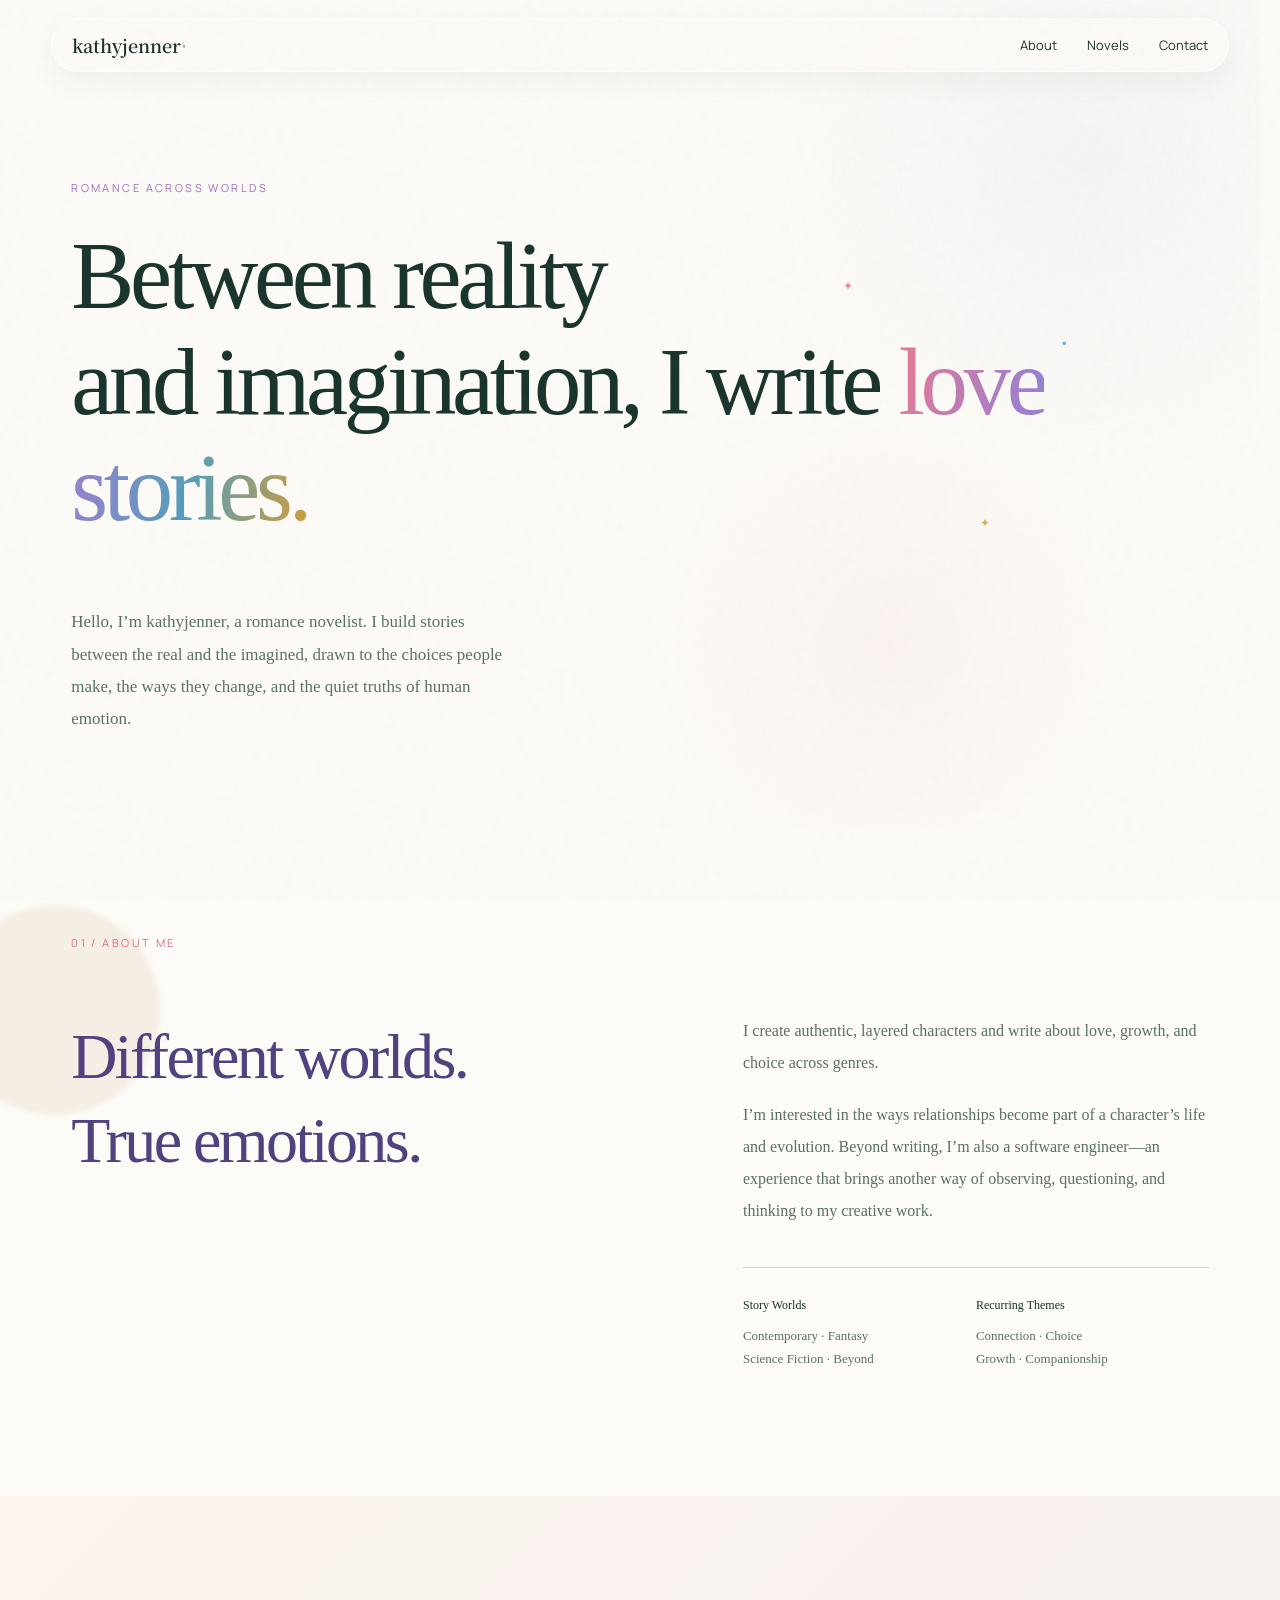
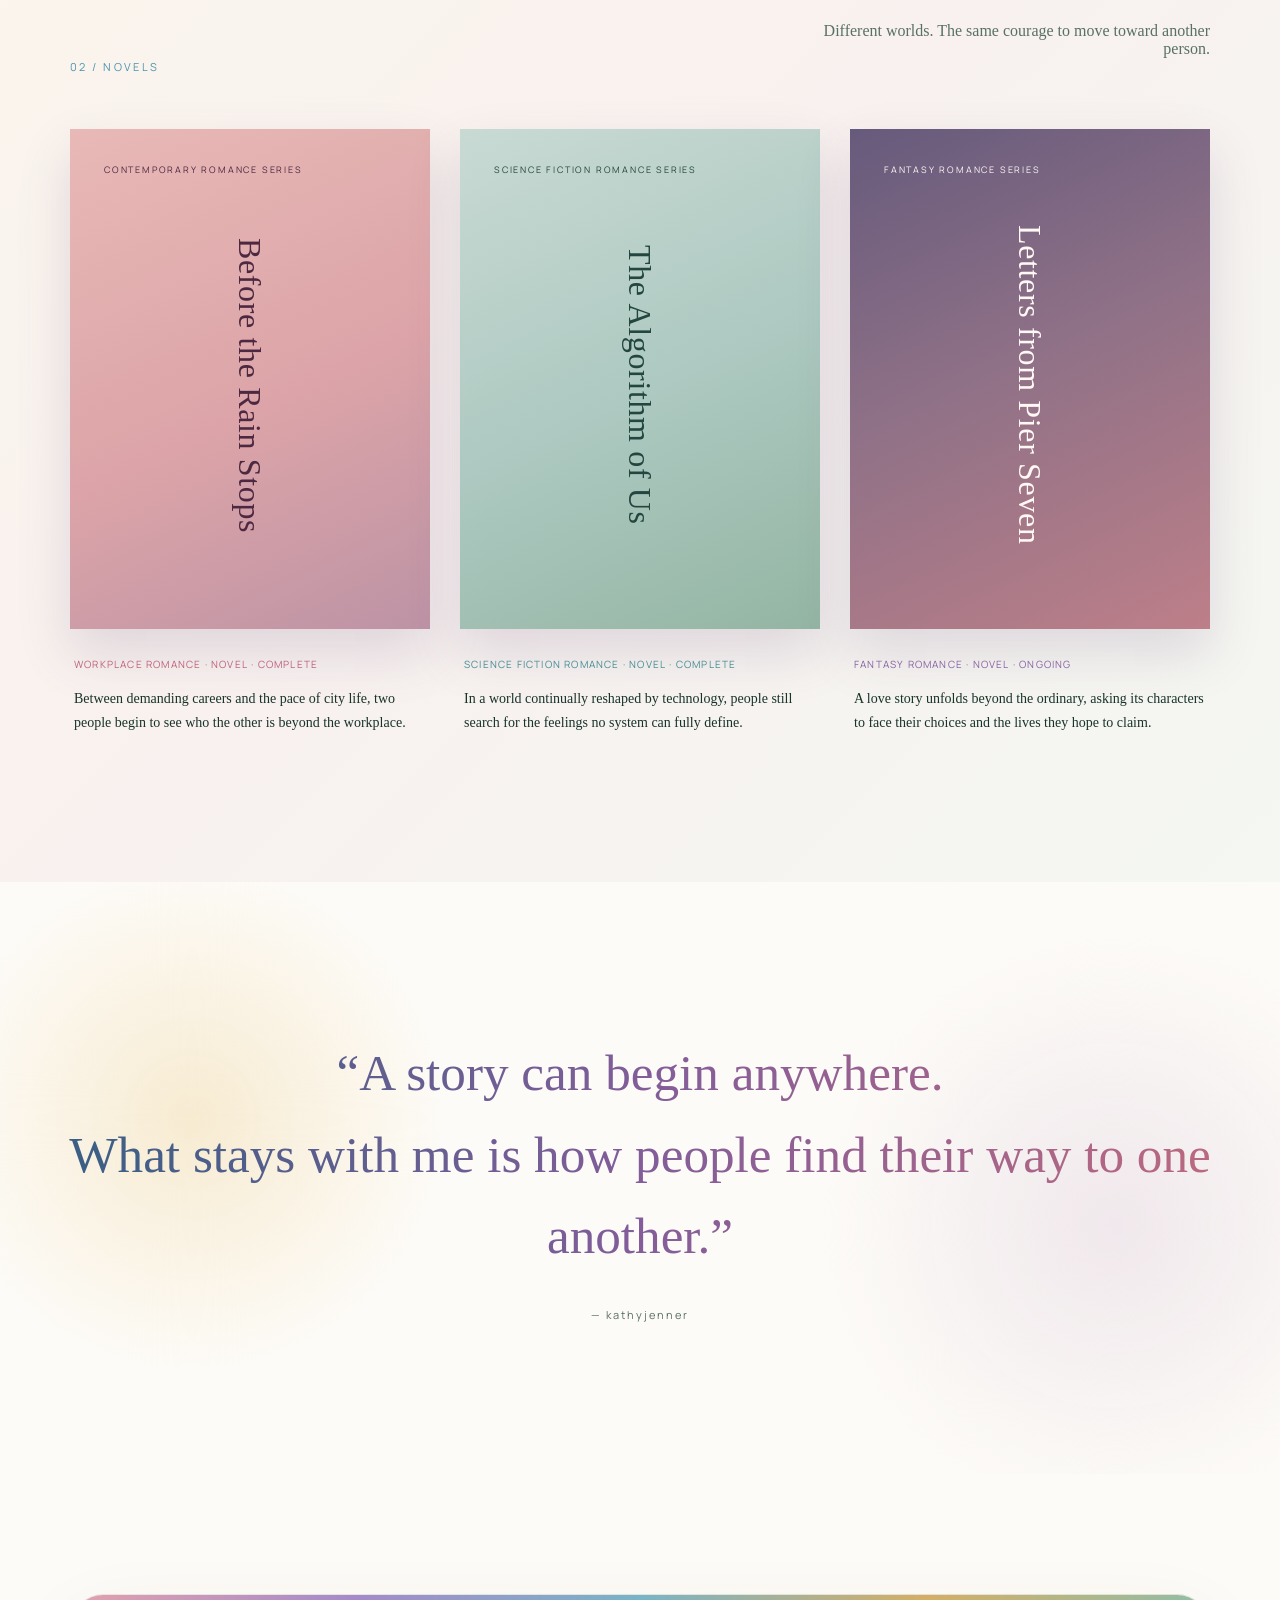
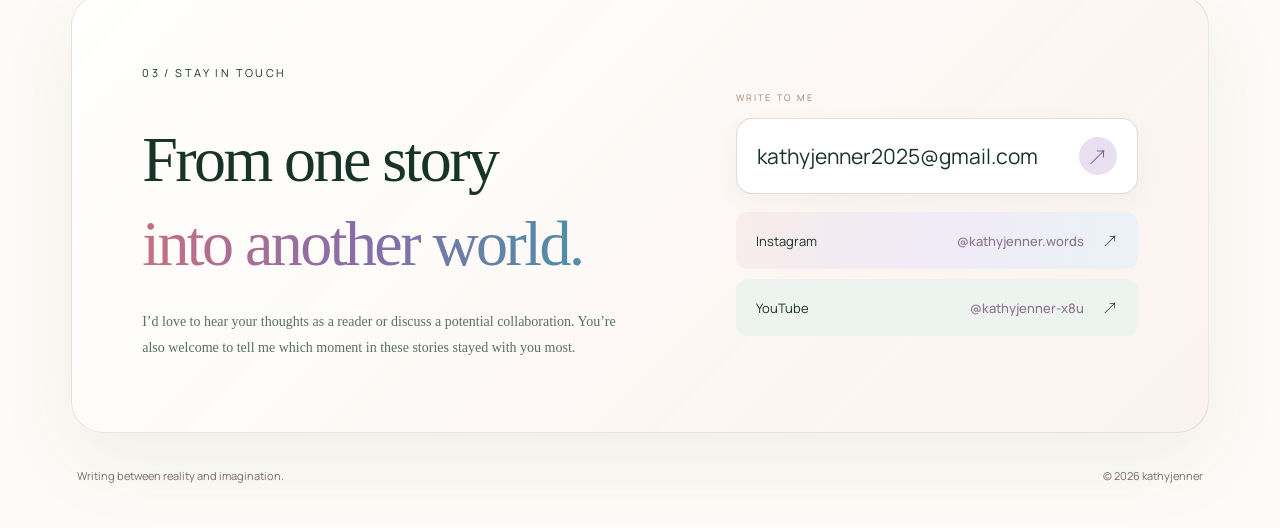
<file: index.html>
<!doctype html>
<html lang="en">
<head>
  <meta charset="UTF-8">
  <meta name="viewport" content="width=device-width, initial-scale=1.0">
  <meta name="description" content="The fiction portfolio of kathyjenner — contemporary, science fiction, and fantasy romance novels.">
  <title>kathyjenner | Romance Novelist</title>
  <!-- Google tag (gtag.js) -->
  <script async src="https://www.googletagmanager.com/gtag/js?id=G-NFMFMNM1WP"></script>
  <script>
    window.dataLayer = window.dataLayer || [];
    function gtag(){dataLayer.push(arguments);}
    gtag('js', new Date());
    gtag('config', 'G-NFMFMNM1WP');
  </script>
  <link rel="preconnect" href="https://fonts.googleapis.com">
  <link rel="preconnect" href="https://fonts.gstatic.com" crossorigin>
  <link href="https://fonts.googleapis.com/css2?family=Noto+Serif+SC:wght@400;500;600;700&family=Manrope:wght@400;500;600&display=swap" rel="stylesheet">
  <link rel="stylesheet" href="styles.css">
  <link rel="stylesheet" href="english.css">
</head>
<body>
  <div class="grain" aria-hidden="true"></div>
  <header class="nav-wrap">
    <nav class="nav" aria-label="Main navigation">
      <a class="brand" href="#top">kathyjenner<span>·</span></a>
      <button class="menu-button" aria-label="Open menu" aria-expanded="false">Menu</button>
      <div class="nav-links">
        <a href="#about">About</a><a href="#novels">Novels</a><a href="#contact">Contact</a>
      </div>
    </nav>
  </header>

  <main id="top">
    <section class="hero section">
      <div class="eyebrow reveal">ROMANCE ACROSS WORLDS</div>
      <h1 class="reveal">Between reality<br>and imagination, I write <em>love stories.</em></h1>
      <div class="hero-bottom reveal">
        <p>Hello, I’m kathyjenner, a romance novelist. I build stories between the real and the imagined, drawn to the choices people make, the ways they change, and the quiet truths of human emotion.</p>
      </div>
      <div class="hero-art reveal" aria-hidden="true">
        <span class="meteor meteor-pink"></span><span class="meteor meteor-violet"></span>
        <span class="meteor meteor-blue"></span><span class="meteor meteor-gold"></span>
        <span class="meteor meteor-mint"></span><span class="meteor meteor-coral"></span>
        <span class="meteor meteor-lilac"></span><span class="meteor meteor-sky"></span>
        <span class="star star-a">✦</span><span class="star star-b">·</span><span class="star star-c">✦</span>
      </div>
    </section>

    <section class="about section" id="about">
      <div class="section-label reveal">01 / ABOUT ME</div>
      <div class="about-grid">
        <h2 class="reveal">Different worlds.<br>True emotions.</h2>
        <div class="about-copy reveal">
          <p>I create authentic, layered characters and write about love, growth, and choice across genres.</p>
          <p>I’m interested in the ways relationships become part of a character’s life and evolution. Beyond writing, I’m also a software engineer—an experience that brings another way of observing, questioning, and thinking to my creative work.</p>
          <dl><div><dt>Story Worlds</dt><dd>Contemporary · Fantasy<br>Science Fiction · Beyond</dd></div><div><dt>Recurring Themes</dt><dd>Connection · Choice<br>Growth · Companionship</dd></div></dl>
        </div>
      </div>
    </section>

    <section class="works section" id="novels">
      <div class="section-head reveal"><div class="section-label">02 / NOVELS</div><p>Different worlds. The same courage to move toward another person.</p></div>
      <div class="book-grid">
        <article class="book-card reveal">
          <div class="book-cover cover-one"><span>CONTEMPORARY ROMANCE SERIES</span><h3>Before the Rain Stops</h3></div>
          <div class="book-info"><span>WORKPLACE ROMANCE · NOVEL · COMPLETE</span><p>Between demanding careers and the pace of city life, two people begin to see who the other is beyond the workplace.</p></div>
        </article>
        <article class="book-card reveal">
          <div class="book-cover cover-two"><span>SCIENCE FICTION ROMANCE SERIES</span><h3>The Algorithm of Us</h3></div>
          <div class="book-info"><span>SCIENCE FICTION ROMANCE · NOVEL · COMPLETE</span><p>In a world continually reshaped by technology, people still search for the feelings no system can fully define.</p></div>
        </article>
        <article class="book-card reveal">
          <div class="book-cover cover-three"><span>FANTASY ROMANCE SERIES</span><h3>Letters from Pier Seven</h3></div>
          <div class="book-info"><span>FANTASY ROMANCE · NOVEL · ONGOING</span><p>A love story unfolds beyond the ordinary, asking its characters to face their choices and the lives they hope to claim.</p></div>
        </article>
      </div>
    </section>

    <section class="quote section reveal">
      <p>“A story can begin anywhere.<br>What stays with me is how people find their way to one another.”</p>
      <span>— kathyjenner</span>
    </section>

    <section class="contact section" id="contact">
      <div class="contact-card">
        <div class="contact-intro reveal">
          <div class="section-label">03 / STAY IN TOUCH</div>
          <h2>From one story<br><em>into another world.</em></h2>
          <p>I’d love to hear your thoughts as a reader or discuss a potential collaboration. You’re also welcome to tell me which moment in these stories stayed with you most.</p>
        </div>
        <div class="contact-actions reveal">
          <span class="contact-caption">WRITE TO ME</span>
          <a class="email" href="mailto:kathyjenner2025@gmail.com"><span>kathyjenner2025@gmail.com</span><b>↗</b></a>
          <div class="social-links">
            <a class="instagram" href="https://instagram.com/kathyjenner.words" target="_blank" rel="noopener noreferrer"><span>Instagram</span><strong>@kathyjenner.words</strong><b>↗</b></a>
            <a class="instagram youtube" href="https://www.youtube.com/@kathyjenner-x8u" target="_blank" rel="noopener noreferrer"><span>YouTube</span><strong>@kathyjenner-x8u</strong><b>↗</b></a>
          </div>
        </div>
      </div>
      <div class="contact-foot reveal"><span>Writing between reality and imagination.</span><span>© 2026 kathyjenner</span></div>
    </section>
  </main>
  <script src="script.js"></script>
</body>
</html>
</file>
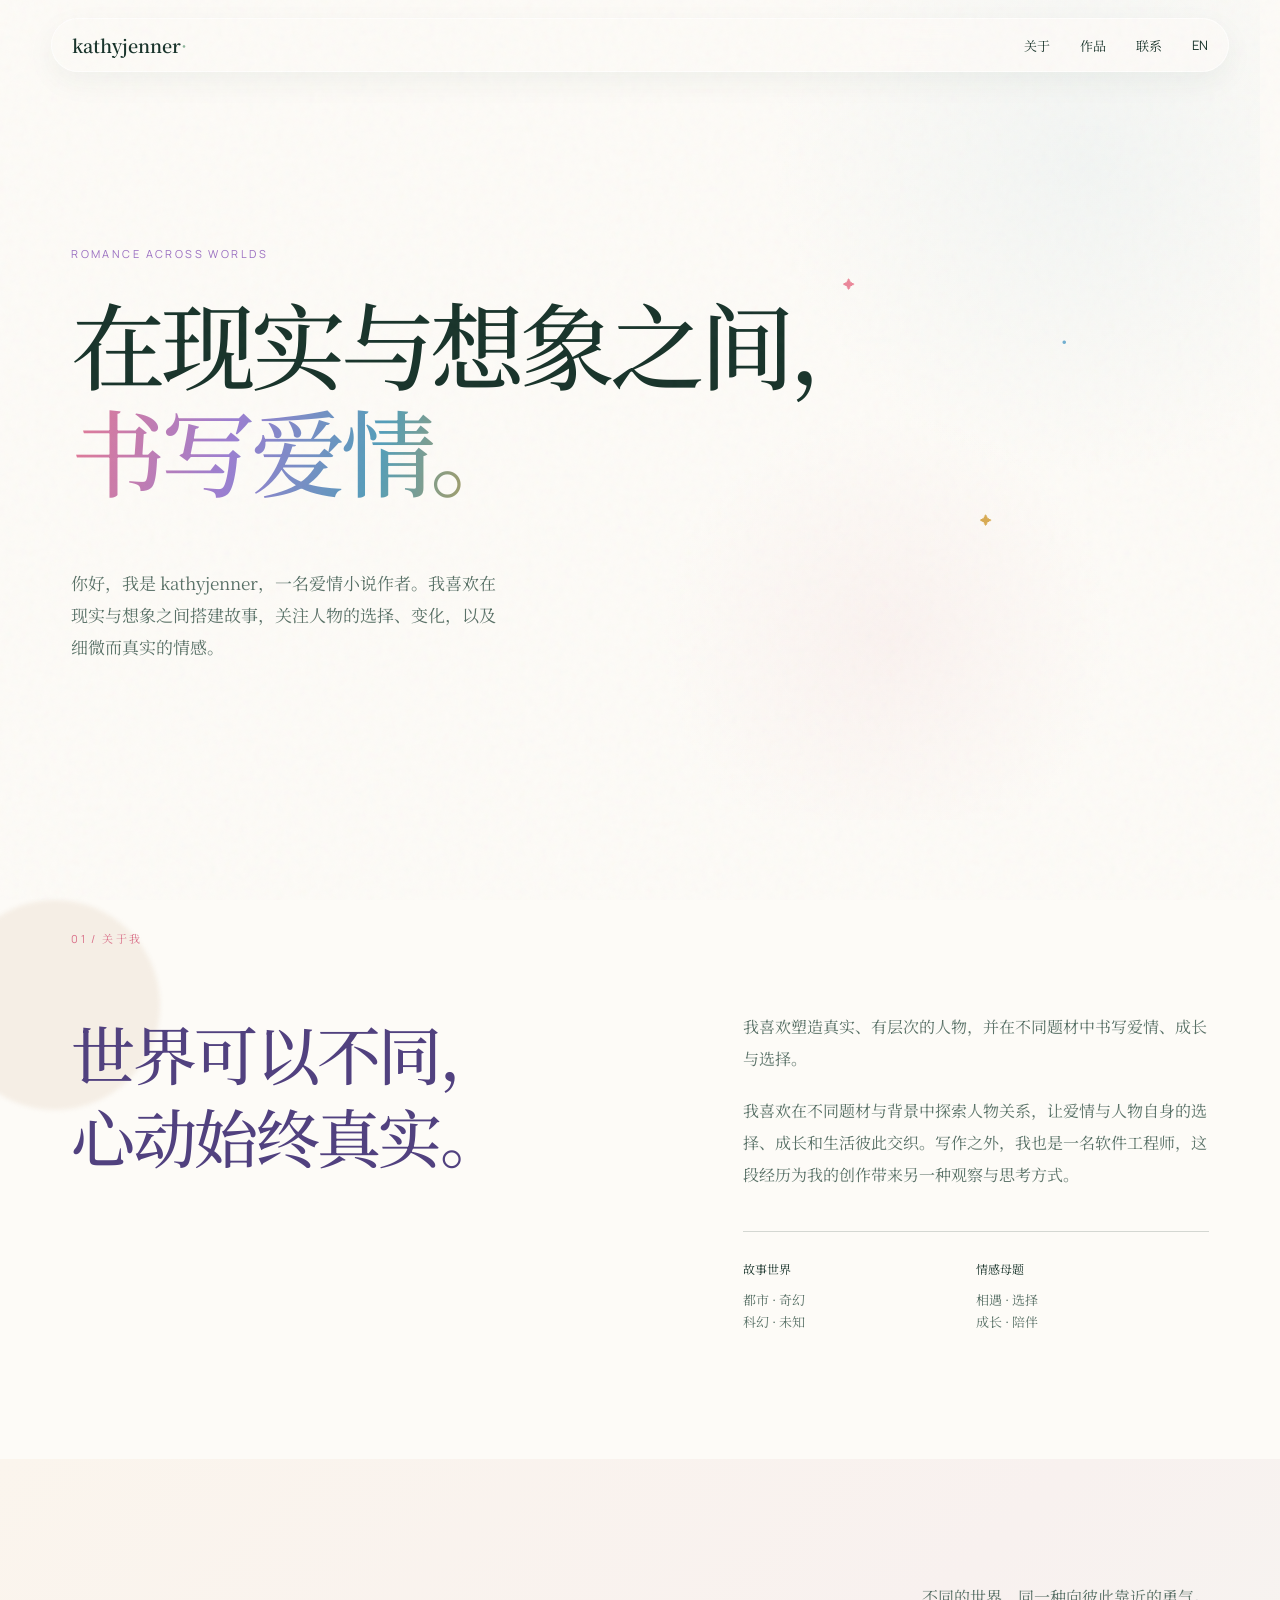
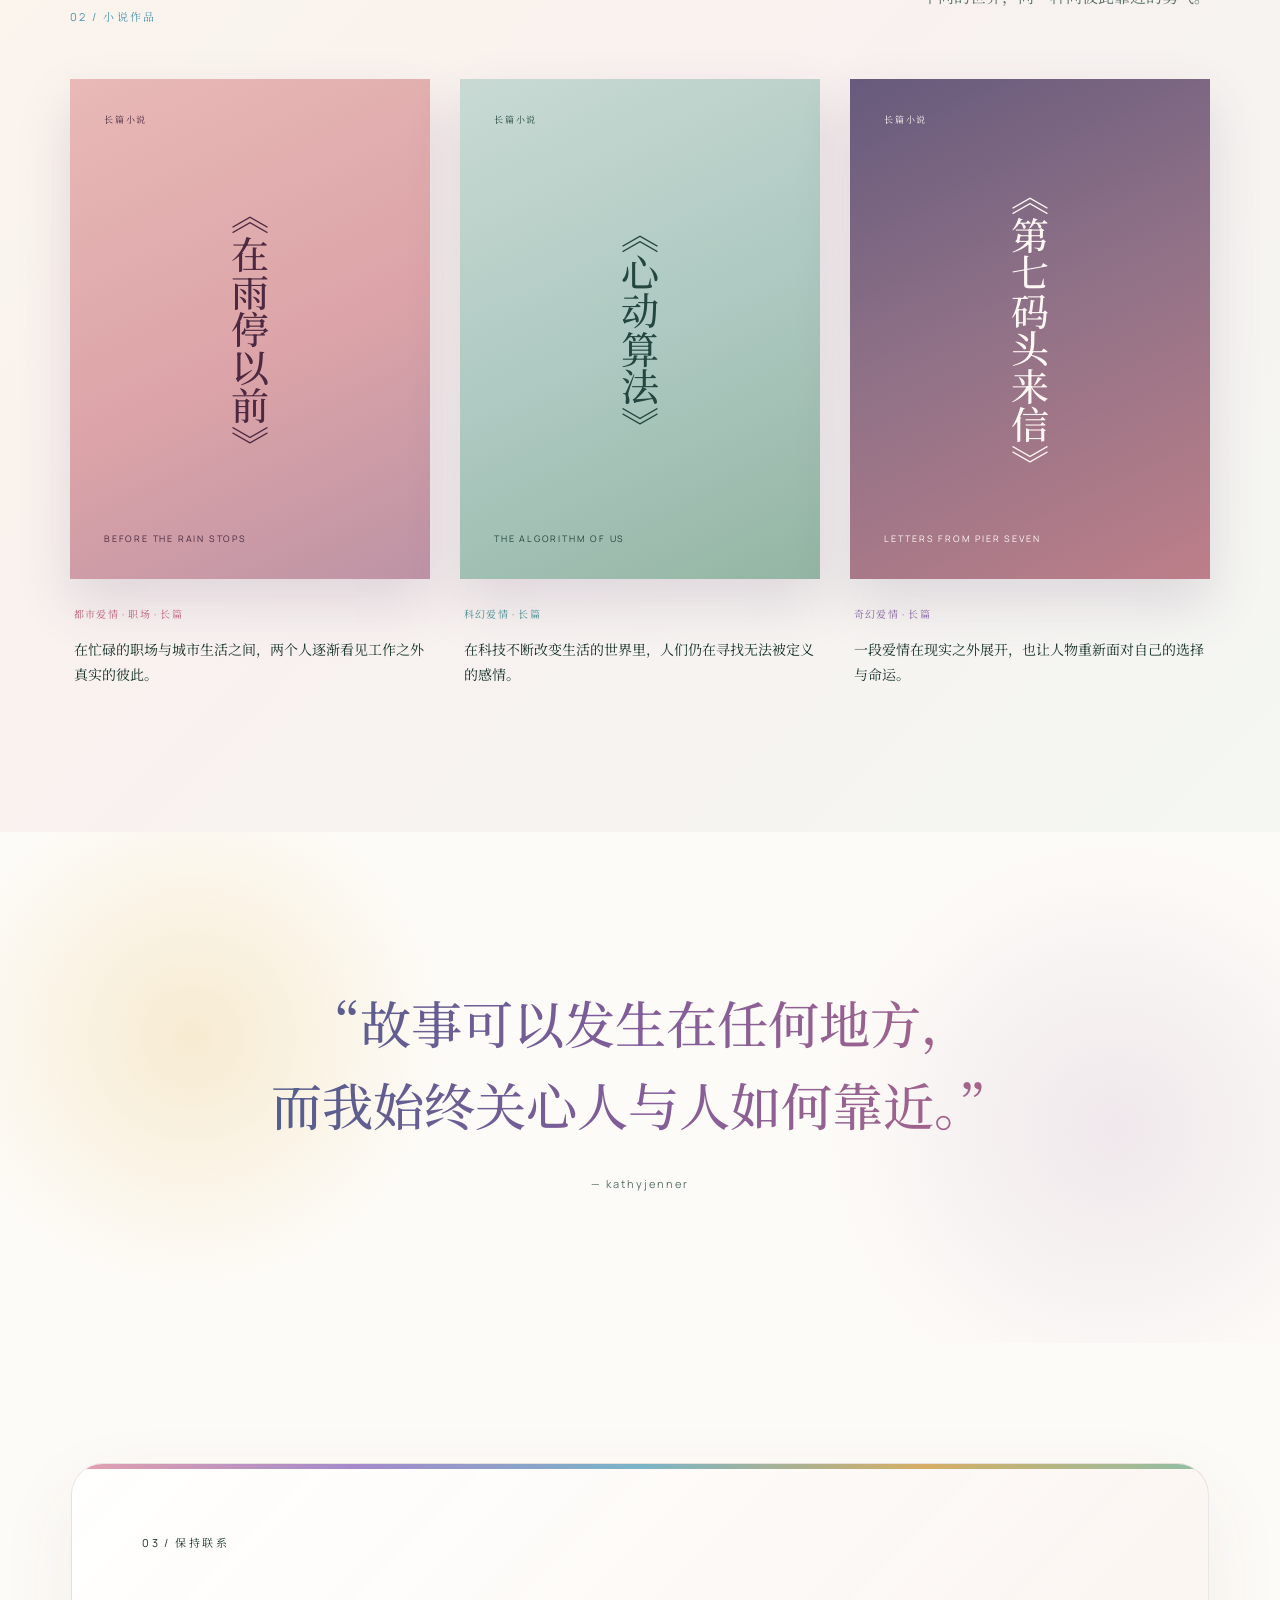
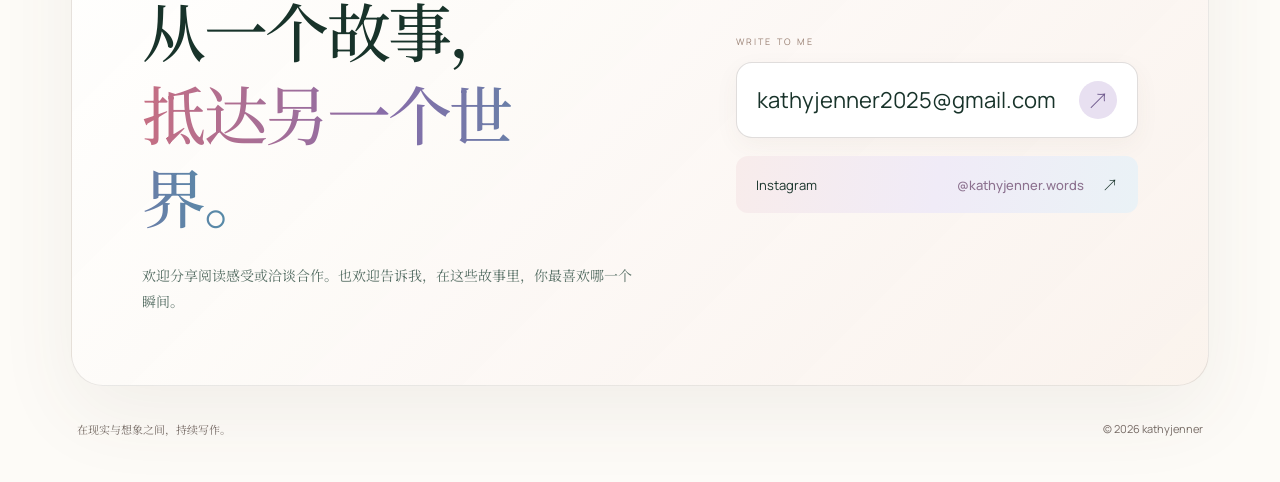
<file: zh.html>
<!doctype html>
<html lang="zh-CN">
<head>
  <meta charset="UTF-8">
  <meta name="viewport" content="width=device-width, initial-scale=1.0">
  <meta name="description" content="kathyjenner 的小说作品集——都市爱情、科幻与奇幻长篇小说">
  <title>kathyjenner｜爱情小说作品集</title>
  <link rel="preconnect" href="https://fonts.googleapis.com">
  <link rel="preconnect" href="https://fonts.gstatic.com" crossorigin>
  <link href="https://fonts.googleapis.com/css2?family=Noto+Serif+SC:wght@400;500;600;700&family=Manrope:wght@400;500;600&display=swap" rel="stylesheet">
  <link rel="stylesheet" href="styles.css">
</head>
<body>
  <div class="grain" aria-hidden="true"></div>
  <header class="nav-wrap">
    <nav class="nav" aria-label="主导航">
      <a class="brand" href="#top">kathyjenner<span>·</span></a>
      <button class="menu-button" aria-label="打开菜单" aria-expanded="false">菜单</button>
      <div class="nav-links">
        <a href="#about">关于</a><a href="#novels">作品</a><a href="#contact">联系</a><a href="index.html" lang="en">EN</a>
      </div>
    </nav>
  </header>

  <main id="top">
    <section class="hero section">
      <div class="eyebrow reveal">ROMANCE ACROSS WORLDS</div>
      <h1 class="reveal">在现实与想象之间，<br><em>书写爱情。</em></h1>
      <div class="hero-bottom reveal">
        <p>你好，我是 kathyjenner，一名爱情小说作者。我喜欢在现实与想象之间搭建故事，关注人物的选择、变化，以及细微而真实的情感。</p>
      </div>
      <div class="hero-art reveal" aria-hidden="true">
        <span class="meteor meteor-pink"></span>
        <span class="meteor meteor-violet"></span>
        <span class="meteor meteor-blue"></span>
        <span class="meteor meteor-gold"></span>
        <span class="meteor meteor-mint"></span>
        <span class="meteor meteor-coral"></span>
        <span class="meteor meteor-lilac"></span>
        <span class="meteor meteor-sky"></span>
        <span class="star star-a">✦</span><span class="star star-b">·</span><span class="star star-c">✦</span>
      </div>
    </section>

    <section class="about section" id="about">
      <div class="section-label reveal">01 / 关于我</div>
      <div class="about-grid">
        <h2 class="reveal">世界可以不同，<br>心动始终真实。</h2>
        <div class="about-copy reveal">
          <p>我喜欢塑造真实、有层次的人物，并在不同题材中书写爱情、成长与选择。</p>
          <p>我喜欢在不同题材与背景中探索人物关系，让爱情与人物自身的选择、成长和生活彼此交织。写作之外，我也是一名软件工程师，这段经历为我的创作带来另一种观察与思考方式。</p>
          <dl><div><dt>故事世界</dt><dd>都市 · 奇幻<br>科幻 · 未知</dd></div><div><dt>情感母题</dt><dd>相遇 · 选择<br>成长 · 陪伴</dd></div></dl>
        </div>
      </div>
    </section>

    <section class="works section" id="novels">
      <div class="section-head reveal"><div class="section-label">02 / 小说作品</div><p>不同的世界，同一种向彼此靠近的勇气。</p></div>
      <div class="book-grid">
        <article class="book-card reveal">
          <div class="book-cover cover-one"><span>长篇小说</span><h3>《在雨停以前》</h3><small>BEFORE THE RAIN STOPS</small></div>
          <div class="book-info"><span>都市爱情 · 职场 · 长篇</span><p>在忙碌的职场与城市生活之间，两个人逐渐看见工作之外真实的彼此。</p></div>
        </article>
        <article class="book-card reveal">
          <div class="book-cover cover-two"><span>长篇小说</span><h3>《心动算法》</h3><small>THE ALGORITHM OF US</small></div>
          <div class="book-info"><span>科幻爱情 · 长篇</span><p>在科技不断改变生活的世界里，人们仍在寻找无法被定义的感情。</p></div>
        </article>
        <article class="book-card reveal">
          <div class="book-cover cover-three"><span>长篇小说</span><h3>《第七码头来信》</h3><small>LETTERS FROM PIER SEVEN</small></div>
          <div class="book-info"><span>奇幻爱情 · 长篇</span><p>一段爱情在现实之外展开，也让人物重新面对自己的选择与命运。</p></div>
        </article>
      </div>
    </section>

    <section class="quote section reveal">
      <p>“故事可以发生在任何地方，<br>而我始终关心人与人如何靠近。”</p>
      <span>— kathyjenner</span>
    </section>

    <section class="contact section" id="contact">
      <div class="contact-card">
        <div class="contact-intro reveal">
          <div class="section-label">03 / 保持联系</div>
          <h2>从一个故事，<br><em>抵达另一个世界。</em></h2>
          <p>欢迎分享阅读感受或洽谈合作。也欢迎告诉我，在这些故事里，你最喜欢哪一个瞬间。</p>
        </div>
        <div class="contact-actions reveal">
          <span class="contact-caption">WRITE TO ME</span>
          <a class="email" href="mailto:kathyjenner2025@gmail.com"><span>kathyjenner2025@gmail.com</span><b>↗</b></a>
          <div class="social-links">
            <a class="instagram" href="https://instagram.com/kathyjenner.words" target="_blank" rel="noopener noreferrer"><span>Instagram</span><strong>@kathyjenner.words</strong><b>↗</b></a>
          </div>
        </div>
      </div>
      <div class="contact-foot reveal"><span>在现实与想象之间，持续写作。</span><span>© 2026 kathyjenner</span></div>
    </section>
  </main>
  <script src="script.js"></script>
</body>
</html>
</file>
<file: styles.css>
:root{--ink:#18332a;--muted:#587066;--mint:#dcecdf;--pale:#f3f8f1;--accent:#9fc8a8;--cream:#fbfcf7;--line:rgba(24,51,42,.18)}
*{box-sizing:border-box}html{scroll-behavior:smooth}body{margin:0;background:var(--cream);color:var(--ink);font-family:Manrope,"Noto Serif SC",sans-serif;overflow-x:hidden}.grain{position:fixed;inset:0;opacity:.035;pointer-events:none;z-index:20;background-image:url("data:image/svg+xml,%3Csvg viewBox='0 0 140 140' xmlns='http://www.w3.org/2000/svg'%3E%3Cfilter id='n'%3E%3CfeTurbulence type='fractalNoise' baseFrequency='.85' numOctaves='3' stitchTiles='stitch'/%3E%3C/filter%3E%3Crect width='100%25' height='100%25' filter='url(%23n)'/%3E%3C/svg%3E")}.nav-wrap{position:fixed;top:0;left:0;right:0;z-index:10;padding:18px 4vw}.nav{max-width:1240px;margin:auto;display:flex;align-items:center;justify-content:space-between;padding:13px 20px;border:1px solid rgba(255,255,255,.6);background:rgba(251,252,247,.75);backdrop-filter:blur(14px);border-radius:99px;box-shadow:0 10px 30px rgba(24,51,42,.05)}.brand{font:600 18px "Noto Serif SC",serif;color:var(--ink);text-decoration:none}.brand span{color:#8cb598}.nav-links{display:flex;gap:30px}.nav-links a{font-size:13px;color:var(--ink);text-decoration:none}.menu-button{display:none;border:0;background:none;color:var(--ink)}.section{max-width:1240px;margin:auto;padding:110px 4vw}.hero{position:relative;min-height:100vh;padding-top:180px;display:flex;flex-direction:column;justify-content:center}.eyebrow,.section-label{font-size:11px;letter-spacing:.22em;text-transform:uppercase}.hero h1{position:relative;z-index:2;font:500 clamp(48px,7.4vw,105px)/1.12 "Noto Serif SC",serif;letter-spacing:-.055em;margin:28px 0 48px}.hero h1 em{font-style:normal;color:#709d7b}.hero-bottom{display:flex;align-items:center;gap:80px}.hero-bottom p{max-width:440px;font:400 17px/1.9 "Noto Serif SC",serif;color:var(--muted)}.circle-link{width:105px;height:105px;border:1px solid var(--ink);border-radius:50%;display:flex;align-items:center;justify-content:center;gap:10px;color:var(--ink);text-decoration:none;font-size:12px;transition:.3s}.circle-link:hover{background:var(--ink);color:white;transform:rotate(-7deg)}.circle-link b{font-size:18px}.hero-art{position:absolute;right:3vw;top:20%;width:37vw;aspect-ratio:1;border-radius:50%;background:radial-gradient(circle at 40% 40%,#edf5eb 0,#c9e1ce 60%,#a9cdb1 100%);opacity:.8}.orbit{position:absolute;border:1px solid rgba(24,51,42,.22);border-radius:50%;inset:9%;transform:rotate(25deg) scaleY(.38)}.orbit-b{transform:rotate(-35deg) scaleY(.58);inset:18%}.heart-line,.code-mark{position:absolute;font-family:"Noto Serif SC"}.heart-line{font-size:110px;left:37%;top:33%;transform:rotate(-15deg)}.code-mark{font-size:25px;right:16%;bottom:25%}.marquee{overflow:hidden;padding:19px 0;background:var(--ink);color:var(--mint);white-space:nowrap}.marquee div{font-family:"Noto Serif SC";letter-spacing:.12em;animation:marquee 24s linear infinite}@keyframes marquee{to{transform:translateX(-50%)}}.about-grid{display:grid;grid-template-columns:1.1fr .9fr;gap:8vw;margin-top:65px}.about h2,.contact h2{font:500 clamp(38px,5vw,70px)/1.3 "Noto Serif SC";letter-spacing:-.04em;margin:0}.about-copy{font:400 16px/2 "Noto Serif SC";color:var(--muted)}.about-copy p{margin:0 0 20px}.about-copy dl{display:grid;grid-template-columns:1fr 1fr;border-top:1px solid var(--line);margin-top:40px;padding-top:25px}.about-copy dt{color:var(--ink);font-size:12px;margin-bottom:8px}.about-copy dd{margin:0;font-size:13px;line-height:1.7}.works{max-width:none;background:var(--pale)}.works>*{max-width:1140px;margin-left:auto;margin-right:auto}.section-head{display:flex;justify-content:space-between;align-items:flex-end;margin-bottom:55px}.section-head p{font-family:"Noto Serif SC";color:var(--muted)}.book-grid{display:grid;grid-template-columns:repeat(3,1fr);gap:30px}.book-cover{aspect-ratio:.72;padding:34px;display:flex;flex-direction:column;justify-content:space-between;box-shadow:0 24px 40px rgba(24,51,42,.12);transition:.45s}.book-card:hover .book-cover{transform:translateY(-8px) rotate(1deg)}.book-cover span,.book-cover small{font-size:9px;letter-spacing:.2em}.book-cover h3{font:500 clamp(25px,3vw,38px)/1.45 "Noto Serif SC";writing-mode:vertical-rl;align-self:center;margin:auto}.cover-one{background:#bfdac6}.cover-two{background:#e8e1c9}.cover-three{background:#23463a;color:#e9f1e7}.book-info{padding:22px 4px}.book-info span{font-size:10px;letter-spacing:.12em;color:#70847b}.book-info p{font:14px/1.75 "Noto Serif SC"}.project{display:grid;grid-template-columns:50px 1fr 280px 30px;align-items:center;gap:25px;padding:35px 5px;border-top:1px solid var(--line);color:var(--ink);text-decoration:none;transition:.3s}.project:last-child{border-bottom:1px solid var(--line)}.project:hover{padding-left:20px;background:var(--pale)}.project-no{font-size:11px;color:var(--muted)}.project h3{font:500 28px "Noto Serif SC";margin:0 0 7px}.project p{margin:0;color:var(--muted);font-size:13px}.tags{font-size:11px;color:var(--muted)}.quote{text-align:center;padding-top:150px;padding-bottom:150px}.quote p{font:500 clamp(30px,4vw,55px)/1.6 "Noto Serif SC";margin:0 0 25px}.quote span{font-size:11px;letter-spacing:.18em;color:var(--muted)}.contact{max-width:none;background:var(--mint);padding-left:max(4vw,calc((100vw - 1240px)/2 + 4vw));padding-right:max(4vw,calc((100vw - 1240px)/2 + 4vw))}.contact h2{margin:60px 0}.email{display:flex;justify-content:space-between;border-bottom:1px solid var(--ink);padding-bottom:18px;font-size:clamp(20px,3vw,38px);color:var(--ink);text-decoration:none}.contact-foot{display:flex;justify-content:space-between;margin-top:90px;font-size:11px}.reveal{opacity:0;transform:translateY(24px);transition:opacity .8s ease,transform .8s ease}.reveal.visible{opacity:1;transform:none}
@media(max-width:760px){.nav-links{position:absolute;top:68px;right:4vw;display:none;flex-direction:column;background:var(--cream);padding:25px;border-radius:18px;box-shadow:0 15px 40px #18332a1a}.nav-links.open{display:flex}.menu-button{display:block}.section{padding:80px 6vw}.hero{padding-top:140px;min-height:900px;justify-content:flex-start}.hero h1{font-size:47px;margin-top:30px}.hero-bottom{display:block}.hero-art{width:82vw;right:-20vw;top:540px}.circle-link{margin-top:25px}.about-grid{grid-template-columns:1fr;gap:40px}.section-head{display:block}.section-head p{margin-top:20px}.book-grid{grid-template-columns:1fr;gap:45px}.book-card{max-width:390px;margin:auto}.project{grid-template-columns:35px 1fr 25px}.tags{display:none}.quote br{display:none}.contact-foot{gap:20px}.marquee div{width:max-content}}

/* Flowing color-line artwork */
.hero-art{overflow:hidden;opacity:.94;box-shadow:inset 0 0 70px rgba(255,255,255,.45)}
.color-lines{position:absolute;inset:-5%;width:110%;height:110%;overflow:visible}
.line-group{transform-origin:260px 260px}
.line-group-a{animation:line-spin 19s linear infinite}
.line-group-b{animation:line-spin-reverse 24s linear infinite}
.flow-line{stroke-width:2.2;stroke-linecap:round;stroke-dasharray:8 11;vector-effect:non-scaling-stroke;animation:line-flow 4s linear infinite}
.coral{stroke:#ef7667}.violet{stroke:#8b73cb;animation-delay:-1.1s}.teal{stroke:#26998d;animation-delay:-2s}.gold{stroke:#d3a039;animation-delay:-3.1s}
.moving-dot{filter:drop-shadow(0 0 5px currentColor);animation:dot-pulse 2.4s ease-in-out infinite}
.dot-coral{fill:#ef7667;color:#ef7667}.dot-violet{fill:#8b73cb;color:#8b73cb;animation-delay:-1.2s}
.center-mark{position:absolute;left:50%;top:50%;transform:translate(-50%,-50%);display:grid;place-items:center;width:78px;height:78px;border-radius:50%;background:rgba(251,252,247,.82);color:#285745;font:400 35px "Noto Serif SC";box-shadow:0 12px 35px rgba(24,51,42,.12);animation:heart-float 3.8s ease-in-out infinite}
@keyframes line-flow{to{stroke-dashoffset:-38}}
@keyframes line-spin{to{transform:rotate(360deg)}}
@keyframes line-spin-reverse{to{transform:rotate(-360deg)}}
@keyframes dot-pulse{50%{opacity:.35;transform:scale(1.8)}}
@keyframes heart-float{50%{transform:translate(-50%,-56%) rotate(5deg)}}
@media(prefers-reduced-motion:reduce){.line-group,.flow-line,.moving-dot,.center-mark{animation:none}}

/* White-background line fireworks */
.hero-art{background:#fff;opacity:1;border:1px solid rgba(24,51,42,.08);box-shadow:0 28px 70px rgba(24,51,42,.06);overflow:hidden}
.firework{position:absolute;width:12px;height:12px;animation:burst 3.6s ease-out infinite}
.firework-one{left:50%;top:48%}.firework-two{left:25%;top:29%;transform:scale(.62);animation-delay:1.15s}.firework-three{left:75%;top:72%;transform:scale(.48);animation-delay:2.2s}
.firework i{--c:#ef7667;position:absolute;left:5px;top:5px;width:2px;height:92px;border-radius:99px;background:linear-gradient(to bottom,var(--c),transparent);transform-origin:1px 0;opacity:0}
.firework i:nth-child(2n){--c:#8b73cb;height:76px}.firework i:nth-child(3n){--c:#26998d;height:106px}.firework i:nth-child(4n){--c:#e3aa31;height:65px}
.firework i:nth-child(1){transform:rotate(0deg)}.firework i:nth-child(2){transform:rotate(30deg)}.firework i:nth-child(3){transform:rotate(60deg)}.firework i:nth-child(4){transform:rotate(90deg)}.firework i:nth-child(5){transform:rotate(120deg)}.firework i:nth-child(6){transform:rotate(150deg)}.firework i:nth-child(7){transform:rotate(180deg)}.firework i:nth-child(8){transform:rotate(210deg)}.firework i:nth-child(9){transform:rotate(240deg)}.firework i:nth-child(10){transform:rotate(270deg)}.firework i:nth-child(11){transform:rotate(300deg)}.firework i:nth-child(12){transform:rotate(330deg)}
.firework i{animation:ray 3.6s ease-out infinite}.firework-two i{animation-delay:1.15s}.firework-three i{animation-delay:2.2s}
.sparkle{position:absolute;font-family:serif;animation:twinkle 2.3s ease-in-out infinite}.sparkle-a{left:18%;top:67%;color:#ef7667}.sparkle-b{left:69%;top:23%;color:#8b73cb;font-size:35px;animation-delay:-.7s}.sparkle-c{right:12%;top:47%;color:#26998d;animation-delay:-1.4s}
@keyframes ray{0%,8%{opacity:0;height:3px}18%{opacity:1}62%{opacity:.7}88%,100%{opacity:0}}
@keyframes burst{0%{filter:blur(2px)}18%,100%{filter:none}}
@keyframes twinkle{0%,100%{opacity:.15;transform:scale(.65) rotate(0)}50%{opacity:1;transform:scale(1.35) rotate(45deg)}}
@media(prefers-reduced-motion:reduce){.firework,.firework i,.sparkle{animation:none}.firework i{opacity:.55}}

/* Open white hero composition */
:root{--cream:#fff}
.hero-art{background:transparent;border:0;border-radius:0;box-shadow:none;overflow:visible;opacity:1;pointer-events:none}
.firework i{width:1px;height:82px;background:linear-gradient(to bottom,var(--c),color-mix(in srgb,var(--c) 35%,transparent) 58%,transparent);filter:saturate(.82)}
.firework i:nth-child(2n){height:68px}.firework i:nth-child(3n){height:94px}.firework i:nth-child(4n){height:58px}
.firework-one{left:52%;top:49%;transform:scale(.9)}
.firework-two{left:19%;top:23%;transform:scale(.48)}
.firework-three{left:78%;top:69%;transform:scale(.38)}
.sparkle{font-size:12px;opacity:.7}

/* Occasional pastel meteors */
.meteor{--meteor:#ef8d9d;position:absolute;right:-18%;top:16%;width:190px;height:2px;border-radius:999px;background:linear-gradient(90deg,transparent 0%,color-mix(in srgb,var(--meteor) 18%,transparent) 40%,var(--meteor) 92%,#fff 100%);filter:drop-shadow(0 0 5px color-mix(in srgb,var(--meteor) 48%,transparent));opacity:0;transform:rotate(-28deg) translateX(0);animation:meteor-pass 8.5s cubic-bezier(.18,.68,.28,1) infinite}
.meteor::after{content:"";position:absolute;right:-2px;top:-2px;width:6px;height:6px;border-radius:50%;background:#fff;box-shadow:0 0 8px 2px var(--meteor)}
.meteor-pink{--meteor:#eb8799;top:17%;animation-delay:0s}
.meteor-violet{--meteor:#9c8bd6;top:39%;width:145px;animation-delay:2.15s;animation-duration:9.7s}
.meteor-blue{--meteor:#72afd1;top:62%;width:175px;animation-delay:4.9s;animation-duration:10.4s}
.meteor-gold{--meteor:#d8ab52;top:78%;width:112px;animation-delay:7.1s;animation-duration:11.3s}
.meteor-mint{--meteor:#54b99c;top:29%;width:128px;animation-delay:1.35s;animation-duration:10.8s}
.meteor-coral{--meteor:#f17868;top:51%;width:102px;animation-delay:3.65s;animation-duration:9.2s}
.meteor-lilac{--meteor:#b77bd0;top:70%;width:154px;animation-delay:5.8s;animation-duration:12.1s}
.meteor-sky{--meteor:#4fa8dc;top:87%;width:135px;animation-delay:8.4s;animation-duration:10.1s}
.star{position:absolute;color:#9c8bd6;font-family:serif;font-size:12px;animation:star-breathe 3.8s ease-in-out infinite}.star-a{left:20%;top:24%;color:#eb8799}.star-b{left:66%;top:34%;font-size:30px;color:#72afd1;animation-delay:-1.3s}.star-c{left:49%;top:74%;color:#d8ab52;animation-delay:-2.5s}
@keyframes meteor-pass{0%,10%{opacity:0;transform:rotate(-28deg) translateX(0)}13%{opacity:1}31%{opacity:.9}39%,100%{opacity:0;transform:rotate(-28deg) translateX(-760px)}}
@keyframes star-breathe{0%,100%{opacity:.15;transform:scale(.75)}50%{opacity:.85;transform:scale(1.2)}}
@media(prefers-reduced-motion:reduce){.meteor,.star{animation:none}.meteor{opacity:.45;right:12%}}

/* Airier hero without the detached CTA and ticker */
.hero{min-height:min(820px,100vh);padding-bottom:90px}
.hero-bottom{display:block}
.hero-bottom p{margin-bottom:0}
@media(max-width:760px){.hero{min-height:760px;padding-bottom:60px}.hero-art{top:500px}.hero-bottom p{max-width:88%}}

/* Pastel color story */
.hero{background:radial-gradient(circle at 86% 20%,rgba(198,225,255,.36),transparent 24%),radial-gradient(circle at 70% 78%,rgba(255,205,221,.3),transparent 20%),#fff}
.hero h1 em{background:linear-gradient(100deg,#e77993 0%,#9b7ed1 36%,#539eb9 68%,#d39c38 100%);background-clip:text;-webkit-background-clip:text;color:transparent}
.eyebrow{color:#9b6fc2}
.about{position:relative}.about::before{content:"";position:absolute;z-index:-1;width:210px;height:210px;left:-70px;top:80px;border-radius:50%;background:#f2eafb;filter:blur(2px)}
.about .section-label{color:#d96f88}.about h2{color:#51417f}
.works{background:linear-gradient(135deg,#fff6f2 0%,#f8f2ff 48%,#eef8fb 100%)}
.works .section-label{color:#4d94ad}
.cover-one{background:linear-gradient(155deg,#ffc9d7 0%,#f6a9be 55%,#d58fbd 100%);color:#4c2941}
.cover-two{background:linear-gradient(155deg,#cae8f4 0%,#a9d7dc 52%,#8fc5b0 100%);color:#23463f}
.cover-three{background:linear-gradient(155deg,#66539c 0%,#936aaf 46%,#d9849d 100%);color:#fff8f4}
.book-cover{box-shadow:0 24px 50px rgba(92,70,120,.16)}
.book-card:nth-child(1) .book-info span{color:#bd607b}.book-card:nth-child(2) .book-info span{color:#438c91}.book-card:nth-child(3) .book-info span{color:#8662a1}
.quote{max-width:none;background:radial-gradient(circle at 15% 40%,#fff0c7 0,transparent 22%),radial-gradient(circle at 87% 58%,#e8d9fa 0,transparent 25%),#fff}
.quote p{background:linear-gradient(95deg,#375f83,#825d9a,#bd697e);background-clip:text;-webkit-background-clip:text;color:transparent}
.contact{background:linear-gradient(120deg,#cfeadd 0%,#d9ebf6 48%,#ecdafa 100%)}
.meteor{filter:drop-shadow(0 0 7px var(--meteor)) saturate(1.35)}

/* Warm ivory variation */
:root{--cream:#fbf6ec;--pale:#f7f0e4}
body{background:#fbf6ec}
.nav{background:rgba(251,246,236,.82);border-color:rgba(255,255,255,.72)}
.hero{background:radial-gradient(circle at 86% 20%,rgba(193,214,220,.28),transparent 25%),radial-gradient(circle at 70% 78%,rgba(229,190,191,.25),transparent 21%),#fbf6ec}
.about::before{background:#eee2d5}
.works{background:linear-gradient(135deg,#f8eddf 0%,#f3e8e3 48%,#edf0e8 100%)}
.cover-one{background:linear-gradient(155deg,#e8b9b6 0%,#dca4a8 55%,#bd93a5 100%)}
.cover-two{background:linear-gradient(155deg,#c9dad4 0%,#adc9c1 52%,#94b5a3 100%)}
.cover-three{background:linear-gradient(155deg,#665a7c 0%,#8f7187 46%,#bd7f89 100%)}
.quote{background:radial-gradient(circle at 15% 40%,#f2dfb7 0,transparent 22%),radial-gradient(circle at 87% 58%,#e5d7df 0,transparent 25%),#fbf6ec}
.contact{background:linear-gradient(120deg,#d9dfcb 0%,#dedfd3 48%,#e6d7d1 100%)}
.center-mark{background:rgba(251,246,236,.86)}

/* Lighter ivory balance */
:root{--cream:#fdfbf7;--pale:#faf7f1}
body{background:#fdfbf7}
.nav{background:rgba(253,251,247,.84)}
.hero{background:radial-gradient(circle at 86% 20%,rgba(205,224,230,.22),transparent 25%),radial-gradient(circle at 70% 78%,rgba(239,208,211,.2),transparent 21%),#fdfbf7}
.about::before{background:#f5eee5}
.works{background:linear-gradient(135deg,#fbf5ed 0%,#f8f1ef 48%,#f4f7f2 100%)}
.quote{background:radial-gradient(circle at 15% 40%,#f7ebd1 0,transparent 22%),radial-gradient(circle at 87% 58%,#f0e8ec 0,transparent 25%),#fdfbf7}
.contact{background:linear-gradient(120deg,#e7eddd 0%,#e9ece4 48%,#f0e4df 100%)}

/* Editorial contact card */
.contact{background:#fdfbf7;padding-top:120px;padding-bottom:45px}
.contact-card{position:relative;display:grid;grid-template-columns:1.1fr .9fr;gap:8vw;padding:70px;border:1px solid rgba(88,76,70,.13);border-radius:32px;background:linear-gradient(135deg,rgba(255,255,255,.82),rgba(249,241,234,.78));box-shadow:0 28px 80px rgba(91,72,61,.07);overflow:hidden}
.contact-card::before{content:"";position:absolute;left:0;right:0;top:0;height:5px;background:linear-gradient(90deg,#e4a1ad,#a48acb,#79b4c7,#d5ae64,#8fbea7)}
.contact h2{margin:38px 0 24px;font-size:clamp(38px,5vw,68px)}
.contact h2 em{font-style:normal;background:linear-gradient(90deg,#c66f83,#876da9,#4d8fa7);background-clip:text;-webkit-background-clip:text;color:transparent}
.contact-intro p{max-width:510px;margin:0;color:var(--muted);font:14px/1.9 "Noto Serif SC"}
.contact-actions{display:flex;flex-direction:column;justify-content:center}
.contact-caption{font-size:9px;letter-spacing:.24em;color:#9a8174;margin-bottom:14px}
.contact .email{align-items:center;padding:18px 20px;border:1px solid rgba(82,69,62,.18);border-radius:16px;background:#fff;font-size:clamp(16px,2vw,22px);box-shadow:0 8px 25px rgba(91,72,61,.05);transition:.3s}
.contact .email:hover{transform:translateY(-3px);border-color:#a48acb;box-shadow:0 14px 32px rgba(91,72,61,.1)}
.contact .email b{display:grid;place-items:center;width:38px;height:38px;border-radius:50%;background:#e8e0f1;color:#705b8e;font-weight:400}
.social-links{display:grid;grid-template-columns:repeat(3,1fr);gap:10px;margin-top:18px}
.social-links a{display:flex;justify-content:space-between;padding:15px 14px;border-radius:12px;background:#f5efe8;color:var(--ink);font-size:11px;text-decoration:none;transition:.25s}.social-links a:nth-child(2){background:#edf3ee}.social-links a:nth-child(3){background:#edf1f6}.social-links a:hover{transform:translateY(-2px)}
.contact-foot{padding:0 6px;margin-top:35px;color:#786d67}
@media(max-width:760px){.contact{padding-top:80px}.contact-card{grid-template-columns:1fr;gap:50px;padding:42px 25px;border-radius:24px}.social-links{grid-template-columns:1fr}.contact-foot{font-size:9px}}

.social-links{grid-template-columns:1fr}
.social-links .instagram{align-items:center;padding:17px 20px;background:linear-gradient(100deg,#f8eceb,#f0ebf7,#eaf2f6);font-size:13px}
.social-links .instagram strong{margin-left:auto;margin-right:18px;color:#8c718f;font-weight:500}
.social-links .instagram b{font-size:16px;font-weight:400}
</file>
<file: english.css>
.hero h1{max-width:1080px;font-family:Georgia,"Times New Roman",serif;letter-spacing:-.045em}
.hero-bottom p,.about-copy,.section-head p,.book-info p,.quote p,.contact-intro p{font-family:Georgia,"Times New Roman",serif}
.about h2,.contact h2{font-family:Georgia,"Times New Roman",serif}
.book-cover h3{font-family:Georgia,"Times New Roman",serif;writing-mode:vertical-rl;font-size:clamp(24px,2.5vw,34px);letter-spacing:.02em}
.book-cover small{line-height:1.5}.section-head p{max-width:420px;text-align:right}.contact .email{font-size:clamp(14px,1.7vw,21px)}
@media(max-width:760px){.hero h1{font-size:46px}.section-head p{text-align:left}.book-cover h3{font-size:30px}.contact .email{font-size:13px;padding:15px}}
</file>
